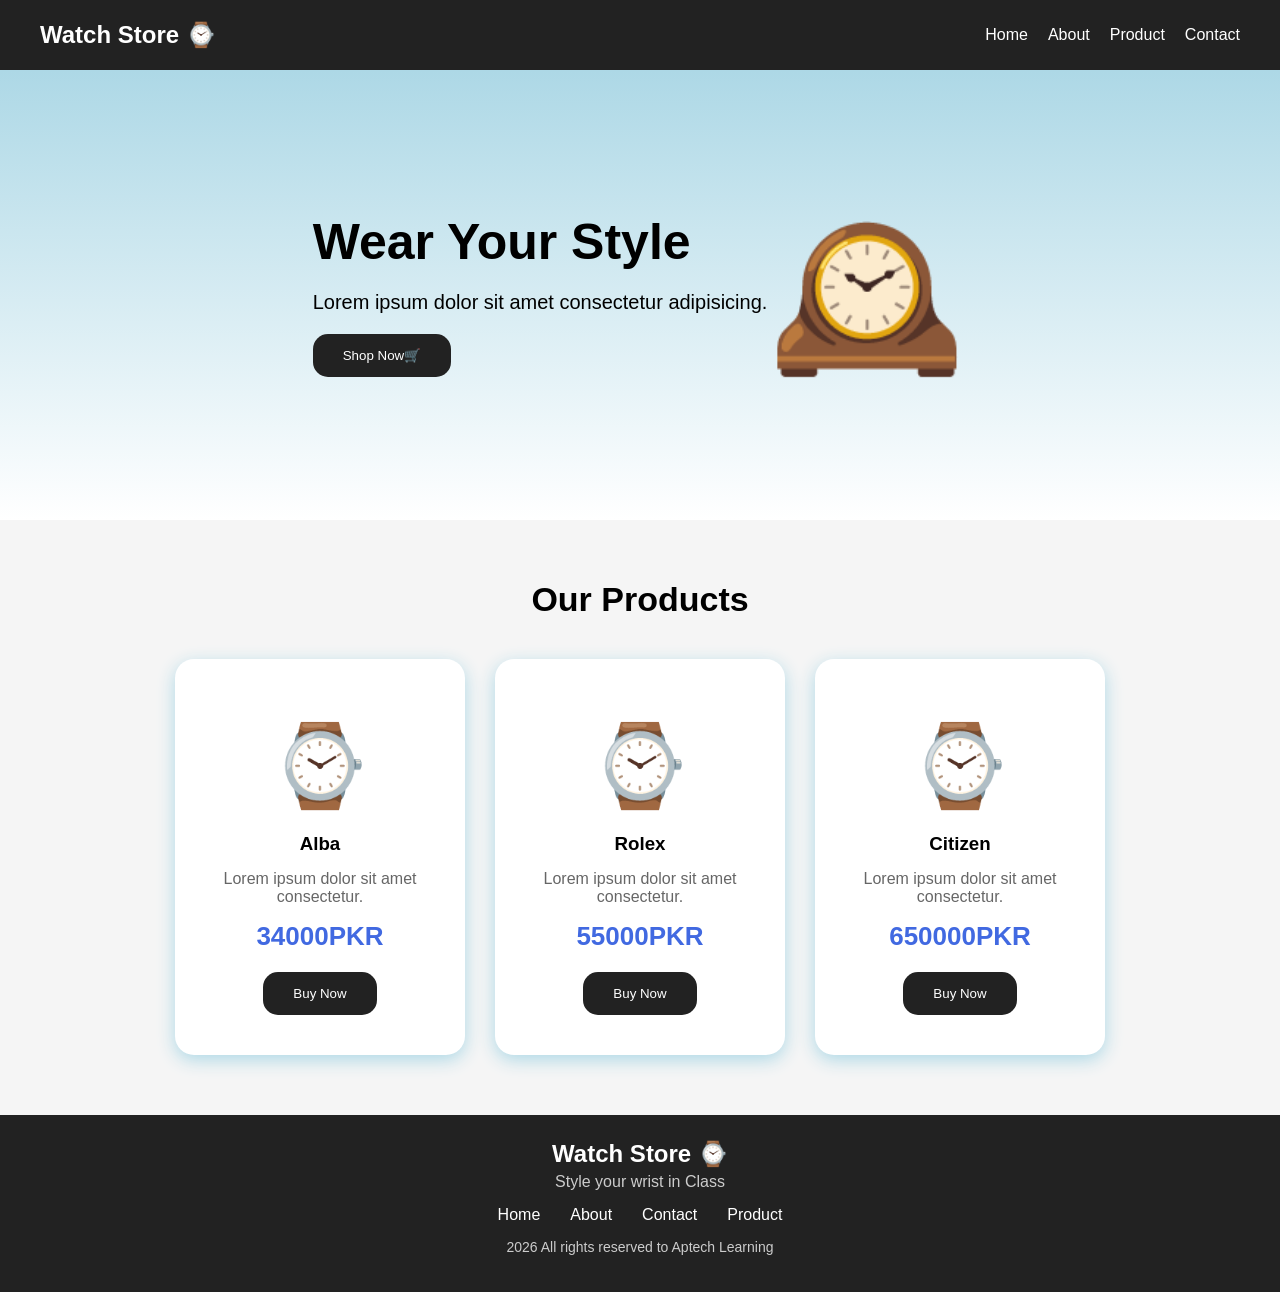
<file: index.html>
<!DOCTYPE html>
<html lang="en">
<head>
    <meta charset="UTF-8">
    <meta name="viewport" content="width=device-width, initial-scale=1.0">
    <title>HomePage</title>
    <link rel="stylesheet" href="home.css">
</head>
<body>
    
<!-- navbar create krengay  -->
<nav>
    <h2>Watch Store ⌚</h2>
    <div class="links">
        <a href="home.html">Home</a>
        <a href="about.html">About</a>
        <a href="product.html">Product</a>
        <a href="contact.html">Contact</a>
    </div>
</nav>

<!-- hero section  -->
<section class="hero">
<div class="hero-text">
    <h1>Wear Your Style</h1>

    <p>Lorem ipsum dolor sit amet consectetur adipisicing.</p>

    <button>Shop Now🛒</button>
</div>
<div class="hero-watch">🕰️</div>
</section>

<!-- product section -->
<section class="product">
<h2>Our Products</h2>
<div class="product-container">
    <!-- card 1 -->
    <div class="card">
        <div class="watch">⌚</div>
        <h3>Alba</h3>
        <p>Lorem ipsum dolor sit amet consectetur.</p>
        <h4>34000PKR</h4>
        <button>Buy Now</button>
    </div>

   <!-- card 2 -->

 <div class="card">
        <div class="watch">⌚</div>
        <h3>Rolex</h3>
        <p>Lorem ipsum dolor sit amet consectetur.</p>
        <h4>55000PKR</h4>
        <button>Buy Now</button>
    </div>


    <!-- card 3 -->
      <div class="card">
        <div class="watch">⌚</div>
        <h3>Citizen</h3>
        <p>Lorem ipsum dolor sit amet consectetur.</p>
        <h4>650000PKR</h4>
        <button>Buy Now</button>
    </div>
</div>
</section>


<!-- footer -->
<footer class="footer">
<div class="footer-content">
    <h2>Watch Store ⌚</h2>
    <p>Style your wrist in Class</p>

    <div class="footer-links">
        <a href="home.html">Home</a>
        <a href="about.html">About</a>
        <a href="contact.html">Contact</a>
        <a href="product.html">Product</a>
    </div>

    <p class="copyright">
        2026 All rights reserved to Aptech Learning
    </p>
</div>
</footer>




</body>
</html>
</file>
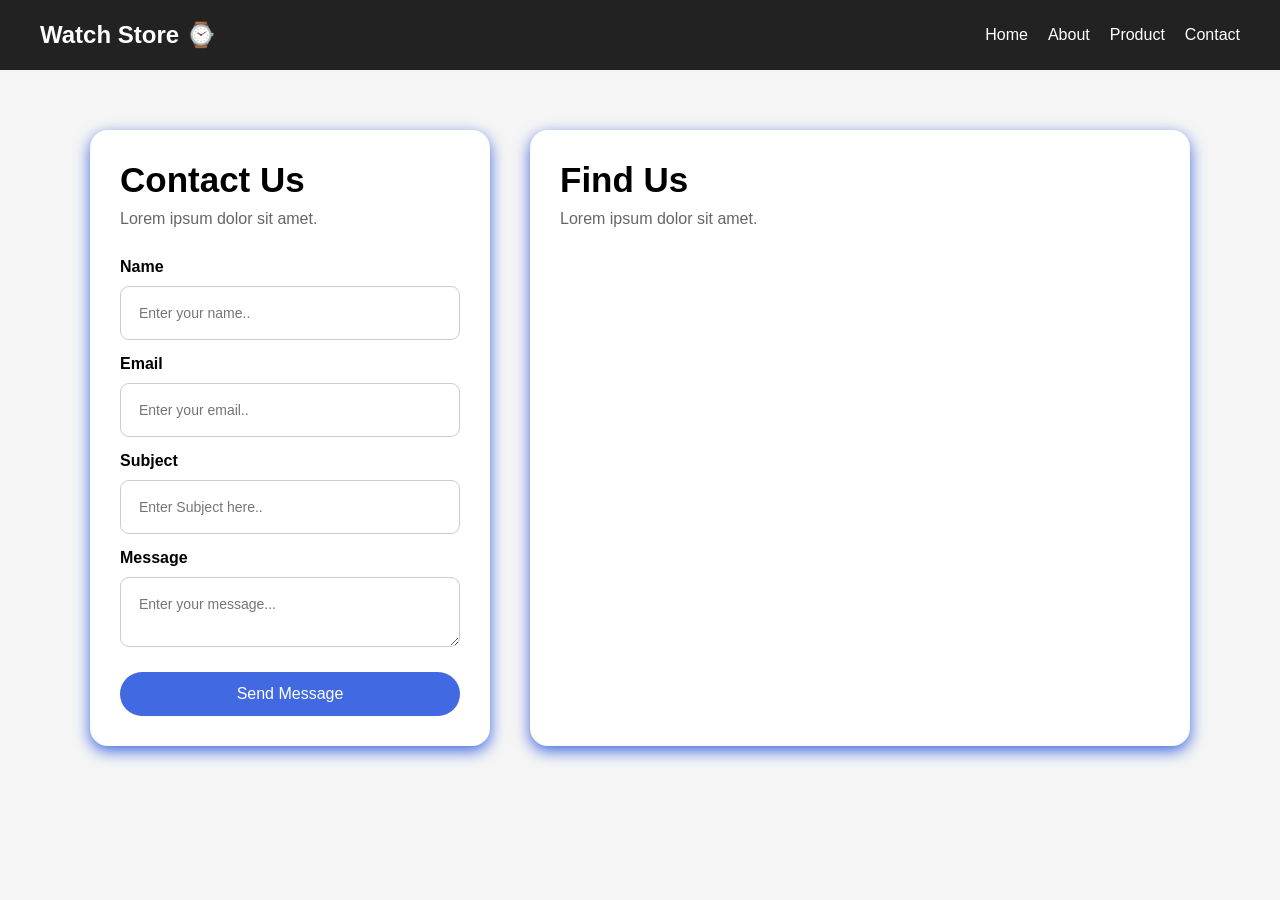
<file: contact.html>
<!DOCTYPE html>
<html lang="en">

<head>
    <meta charset="UTF-8">
    <meta name="viewport" content="width=device-width, initial-scale=1.0">
    <title>Contact Us</title>
    <link rel="stylesheet" href="contact.css">
</head>

<body>
    <!-- navbar create krengay  -->
    <nav>
        <h2>Watch Store ⌚</h2>
        <div class="links">
            <a href="home.html">Home</a>
            <a href="about.html">About</a>
            <a href="product.html">Product</a>
            <a href="contact.html">Contact</a>
        </div>
    </nav>


    <!-- contact section  -->
    <section class="contact-section">
        <div class="contact-container">
            <!-- form start -->
            <div class="contact-form">
                <h2>Contact Us</h2>
                <p>Lorem ipsum dolor sit amet.</p>

                <form>
                    <label>Name</label>
                    <input type="text" placeholder="Enter your name..">

                    <label>Email</label>
                    <input type="email" placeholder="Enter your email..">

                    <label>Subject</label>
                    <input type="text" placeholder="Enter Subject here..">

                    <label>Message</label>
                    <textarea placeholder="Enter your message..."></textarea>

                    <button>Send Message</button>
                </form>
            </div>


            <!-- google map here -->

            <div class="map-container">
                <h2>Find Us</h2>
                <p>Lorem ipsum dolor sit amet.</p>
                <iframe
                    src="https://www.google.com/maps/embed?pb=!1m18!1m12!1m3!1d3617.9915598559014!2d67.08468887443219!3d24.932357442378635!2m3!1f0!2f0!3f0!3m2!1i1024!2i768!4f13.1!3m3!1m2!1s0x3eb33f4eb7183b97%3A0x35709df45c0003aa!2sLuckyOne%20Mall!5e0!3m2!1sen!2s!4v1791959457237!5m2!1sen!2s"
                    width="600" height="450" style="border:0;" allowfullscreen="" loading="lazy"
                    referrerpolicy="strict-origin-when-cross-origin"></iframe>
            </div>

        </div>
    </section>





</body>

</html>
</file>
<file: home.css>
*{
    margin: 0;
    padding: 0;
    box-sizing: border-box;
}

/* body ko design kregngay  */
body{
    font-family: 'Segoe UI', Tahoma, Geneva, Verdana, sans-serif;
    background: #f5f5f5;
}
/* nav ko design krengay  */
nav{
    height: 70px;
    background: #222;
    color: white;
    display: flex;
    justify-content: space-between ;
    align-items: center;
    padding: 0 40px;
}
/* heading design / logo */
h2{
    transition: 0.2s;
}
h2:hover{
    color: royalblue;
    transform: scale(1.1);
}
/* links ko designkrengay  */
.links{
    display: flex;
    gap: 20px;
}
.links a{
    color: white;
    text-decoration: none;
    transition: 0.3s;
}
.links a:hover{
    color: royalblue;
    transform: translateY(-4px);
}

/* hero section ko design krengay  */
.hero{
    min-height: 450px;
    background: linear-gradient(lightblue, white);
    display: flex;
    justify-content: center;
    align-items: center;
    overflow: hidden;
}

.hero-text h1{
    font-size: 50px;
    animation: slideHeading 1.5s ease;
}

/* heading animation */
@keyframes slideHeading{
    from{
        opacity: 0;
        transform: translateX(-100px);
    }
    to{
        opacity: 1;
        transform: translateX(0);
    }
}

/* para ka tag design  */
.hero-text p{
    font-size: 20px;
    margin: 20px 0;
}
/* button ko design krengay  */
button{
    border: none;
    padding: 14px 30px;
    background: #222;
    color: white;
    border-radius: 15px;
    cursor: pointer;
    transition: 0.3s;
}

button:hover{
    background: royalblue;
    color: white;
    transform: scale(1.1);
}
/* icon ko  design krengay  */
.hero-watch{
    font-size: 160px;
    animation: floatingWatch 2s infinite alternate;
}
/* icon ko animation dengay  */
@keyframes floatingWatch{
    from{
        transform: translateY(0);
    }
    to{
        transform: translateY(-80px);
    }
}




/* product ka section design hoga idhr sey  */

.product{
    padding: 60px; /*section ki height barhegi*/
    text-align: center; /*section ka sara kaam center mai ajayega*/
}
.product h2{
    font-size: 34px; /*section k bd jo h2 kataghay uska size increase hoga*/
    margin-bottom: 40px; /*h2k neechay jo bhi likha hoga woh overlap ni krega */
}
.product-container{
    display: flex; /*iss container mai sb cards hain uska display flexible hoga*/
    justify-content: center; /*issey horizontal show hongay cards*/
    gap: 30px; /*cards k beech mai gap ajayega */

}
.card{
    width: 290px; /*card ki width apni marzi sey rakh sktay hain*/
    background: white; /*card ka bg color white hoga*/
    padding: 40px; /*card ki height apni marzi sey padding mai set krsktay hain*/
    border-radius: 19px; /*borders sab cards k curve hojayengay */
    box-shadow: 0 5px 18px lightblue; /*box shadow ajayega issey cards p */
    transition: 0.5s; /*transition hover wali properties ko smooth krke show krega*/
}
.card:hover{
    transform: translateY(-15px) scale(1.0); /*translateY ko -15 dia hay takay neechay ki taraf ni operki taraf move krey*/
    box-shadow: 0 5px 18px lightslategray; /*box ka shadow color hover honey p yeh color ley lega*/
}

.watch{
    font-size: 80px;
    margin: 20px;
    transition: 0.4s;
}

.card:hover .watch{
    transform: rotate(180deg) scale(1.2);
}

.card h3{
    margin-bottom: 15px;
}
.card p {
    color: #666;
    margin-bottom: 15px;
}
.card h4{
    font-size: 26px;
    margin-bottom: 20px;
    color: royalblue;
}


/* footer design */
.footer{
    background: #222;
    color: white;
    text-align: center;
    padding: 25px 65px;
    position: relative;
    bottom: 0;
    left: 0;
    width: 100%;
    animation: footerAnimation 1s ease;
}

@keyframes footerAnimation{
    from {
        opacity: 0;
        transform: translateY(100px);
    }
    to{
        opacity: 1;
        transform: translateY(0);
    }
}
.footer h2{
    margin-bottom: 5px;
    transition: 0.3s;
}
.footer h2:hover{
   color: royalblue;
   transition: scale(1.1);
}

.footer p{
    color: #ccc;
    margin-bottom: 12px;
}

.footer-links{
    display: flex;
    justify-content: center;
    gap: 30px;
    margin: 15px ;
}

.footer-links a{
 color: white;
 text-decoration: none;
 transition: 0.3s;
}
.footer-links a:hover{
color: royalblue;
transform: translateY(-3px);
}

.copyright{
    font-size: 14px;
}


/* ============================= */
/* TABLET RESPONSIVE */
/* Screen size 768px se 1024px */
/* ============================= */

@media (max-width: 1024px) {

    nav {
        padding: 0 25px;
    }

    .hero-text h1 {
        font-size: 40px;
    }

    .hero-watch {
        font-size: 130px;
    }

    .product {
        padding: 40px 20px;
    }

    .product-container {
        flex-wrap: wrap;
        gap: 20px;
    }

    .card {
        width: 280px;
        padding: 30px;
    }

}


/* ============================= */
/* MOBILE RESPONSIVE */
/* Screen size 768px se kam */
/* ============================= */

@media (max-width: 768px) {

    /* Navbar */
    nav {
        height: auto;
        padding: 20px;
        flex-direction: column;
        gap: 20px;
    }

    .links {
        flex-wrap: wrap;
        justify-content: center;
        gap: 15px;
    }

    /* Hero Section */
    .hero {
        flex-direction: column;
        text-align: center;
        padding: 50px 20px;
        gap: 30px;
    }

    .hero-text h1 {
        font-size: 32px;
    }

    .hero-text p {
        font-size: 16px;
    }

    .hero-watch {
        font-size: 110px;
    }

    /* Product Section */
    .product {
        padding: 40px 15px;
    }

    .product h2 {
        font-size: 28px;
        margin-bottom: 25px;
    }

    .product-container {
        flex-direction: column;
        align-items: center;
    }

    .card {
        width: 100%;
        max-width: 350px;
        padding: 30px 20px;
    }

    /* Footer */
    .footer {
        padding: 25px 15px;
    }

    .footer-links {
        flex-wrap: wrap;
        gap: 15px;
    }

}


/* ============================= */
/* SMALL MOBILE RESPONSIVE */
/* Screen size 480px se kam */
/* ============================= */

@media (max-width: 480px) {

    nav {
        padding: 15px 10px;
    }

    nav h2 {
        font-size: 22px;
    }

    .links {
        gap: 10px;
    }

    .links a {
        font-size: 14px;
    }

    .hero {
        min-height: 400px;
        padding: 35px 15px;
    }

    .hero-text h1 {
        font-size: 27px;
    }

    .hero-text p {
        font-size: 15px;
    }

    button {
        padding: 12px 22px;
    }

    .hero-watch {
        font-size: 90px;
    }

    .product h2 {
        font-size: 25px;
    }

    .card {
        max-width: 100%;
    }

    .watch {
        font-size: 65px;
    }

    .card h4 {
        font-size: 23px;
    }

    .footer-links {
        flex-direction: column;
        gap: 12px;
    }

    .copyright {
        font-size: 12px;
    }

}
</file>
<file: contact.css>
*{
    margin: 0;
    padding: 0;
    box-sizing: border-box;
}

/* body ko design kregngay  */
body{
    font-family: 'Segoe UI', Tahoma, Geneva, Verdana, sans-serif;
    background: #f5f5f5;
}
/* nav ko design krengay  */
nav{
    height: 70px;
    background: #222;
    color: white;
    display: flex;
    justify-content: space-between ;
    align-items: center;
    padding: 0 40px;
}
/* heading design / logo */
h2{
    transition: 0.2s;
}
h2:hover{
    color: royalblue;
    transform: scale(1.1);
}
/* links ko designkrengay  */
.links{
    display: flex;
    gap: 20px;
}
.links a{
    color: white;
    text-decoration: none;
    transition: 0.3s;
}
.links a:hover{
    color: royalblue;
    transform: translateY(-4px);
}


/* contact section design  */
.contact-section{
    padding: 60px;
}
.contact-container{
    max-width: 1100px;
    margin: auto;
    display: grid;
    grid-template-columns: 1fr 1fr;
    gap: 40px;
}
.contact-form{
    background: white;
    padding: 30px;
    border-radius: 18px;
    box-shadow: 0 5px 15px royalblue;
    animation: formAnimation 1s ease;
}
@keyframes formAnimation{
    from{
        opacity: 0;
        transform: translateX(-90px);
    }
    to{
        opacity: 1;
        transform: translateX(0);
    }
}

.contact-form h2{
    font-size: 35px;
    margin-bottom: 10px;
}


.contact-form p{
    color: #666;
    margin-bottom: 25px;
}

form{
    display: flex;
    flex-direction: column;
    gap: 10px;
}

form label{
    font-weight: bold;
    margin-top: 5px;
}

form input , textarea{
    padding: 18px;
    border: 1px solid #ccc;
    border-radius: 9px;
    font-size: 14px;
    font-family: 'Gill Sans', 'Gill Sans MT', Calibri, 'Trebuchet MS', sans-serif;
    outline: none;
    transition: 0.4s;
}

form input:focus , textarea:focus{
    border-color: lightblue;
    box-shadow: 0 5px 15px royalblue;
    transform: scale(1.02);
}

form button{
    margin-top: 15px;
    padding: 13px;
    border: none;
    border-radius: 28px;
    background: royalblue;
    color: white;
    font-size: 16px;
    cursor: pointer;
    transition: 0.4s;

}

form button:hover{
    background: lightblue;
    color: #222;
    transform: translateY(-3px) scale(1.01);
}

/* map container design  */
.map-container{
    background: white;
    padding: 30px;
    border-radius: 18px;
    box-shadow: 0 5px 15px royalblue;
    animation: mapAnimation 1s ease;
}
@keyframes mapAnimation{
    from{
        opacity: 0;
        transform: translateX(80px);
    }
    to{
        opacity: 1;
        transform: translateX(0);
    }
}

.map-container h2{
    font-size: 35px;
    margin-bottom: 10px;
    transition: 0.4s;

}
.map-container h2:hover{
    transform: scale(1.05);
}
.map-container p{
    color: #666;
    margin-bottom: 25px;
}

.map-container iframe{
    border-radius: 12px;
    transition: 0.4s;
}
.map-container iframe:hover{
    transform: scale(1.01);
}
</file>
